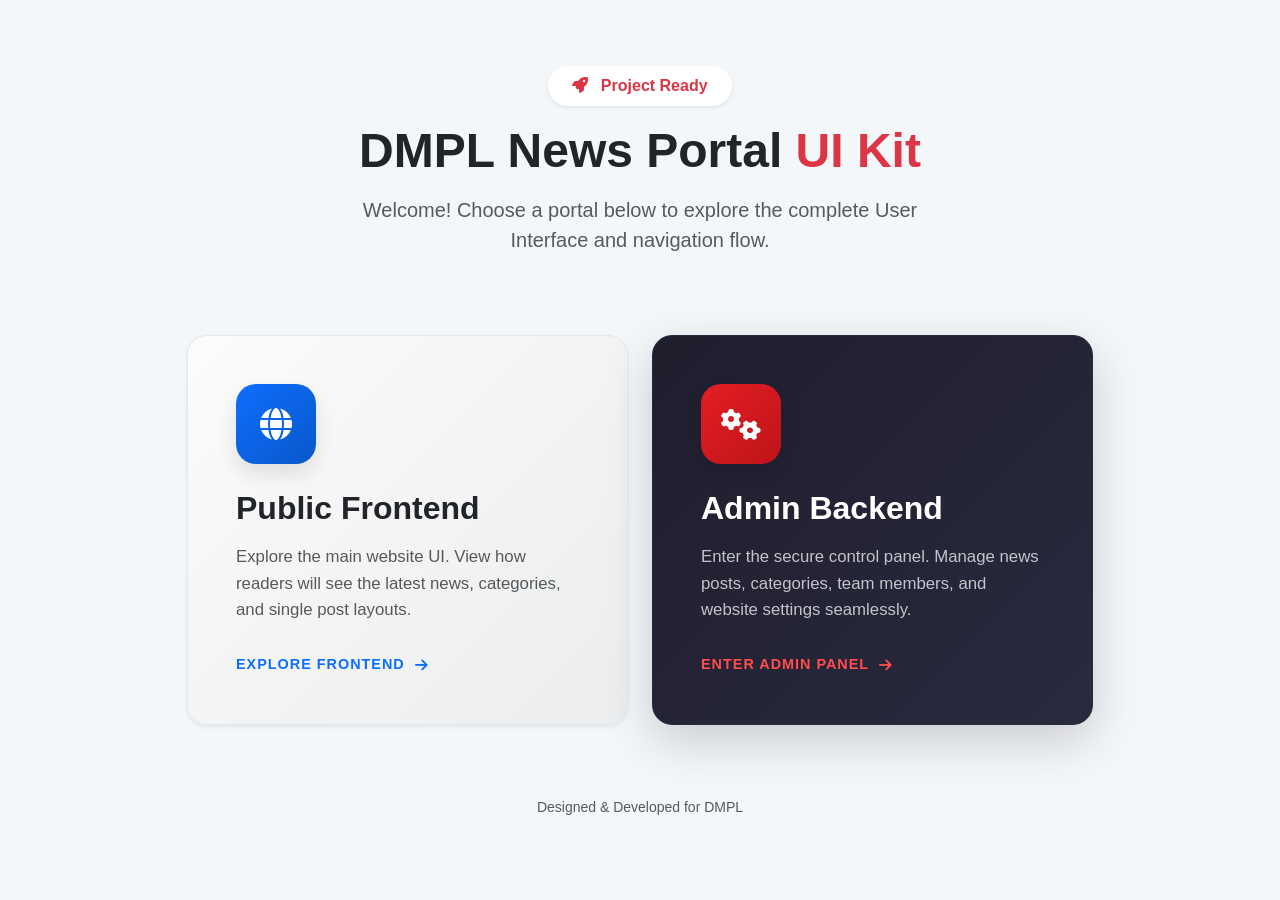
<file: showcase.html>
<!DOCTYPE html>
<html lang="hi">
<head>
    <meta charset="utf-8">
    <meta name="viewport" content="width=device-width, initial-scale=1.0">
    <title>DMPL - Project Showcase</title>
    
    <link href="https://cdn.jsdelivr.net/npm/bootstrap@5.3.2/dist/css/bootstrap.min.css" rel="stylesheet">
    <link rel="stylesheet" href="https://cdnjs.cloudflare.com/ajax/libs/font-awesome/6.5.1/css/all.min.css">
    
    <style>
        body {
            background-color: #f4f7fa;
            font-family: 'Segoe UI', Tahoma, Geneva, Verdana, sans-serif;
        }

        /* --- Showcase Container --- */
        .showcase-wrapper {
            min-height: 100vh;
            display: flex;
            flex-direction: column;
            justify-content: center;
            padding: 40px 0;
        }

        /* --- Big Cards Styling --- */
        .demo-card {
            border-radius: 20px;
            overflow: hidden;
            border: none;
            transition: all 0.4s cubic-bezier(0.175, 0.885, 0.32, 1.275);
            text-decoration: none;
            display: block;
            position: relative;
        }

        .demo-card:hover {
            transform: translateY(-10px);
            box-shadow: 0 20px 40px rgba(0,0,0,0.15);
        }

        /* Frontend Card Gradients */
        .card-frontend {
            background: linear-gradient(135deg, #fdfbfb 0%, #ebedee 100%);
            border: 1px solid #e2e8f0;
        }
        .icon-box-frontend {
            background: linear-gradient(135deg, #0d6efd 0%, #0a58ca 100%);
            color: white;
        }

        /* Backend Card Gradients */
        .card-backend {
            background: linear-gradient(135deg, #1e1e2d 0%, #2a2a3f 100%);
            color: white;
            border: 1px solid #2a2a3f;
        }
        .icon-box-backend {
            background: linear-gradient(135deg, #e31e25 0%, #bd1419 100%); /* DMPL Red */
            color: white;
        }

        /* Shared Icon Box Settings */
        .icon-box {
            width: 80px;
            height: 80px;
            border-radius: 20px;
            display: flex;
            align-items: center;
            justify-content: center;
            font-size: 2rem;
            margin-bottom: 25px;
            box-shadow: 0 10px 20px rgba(0,0,0,0.1);
        }

        .action-text {
            font-weight: 700;
            text-transform: uppercase;
            letter-spacing: 1px;
            font-size: 0.9rem;
            margin-top: 30px;
            display: inline-flex;
            align-items: center;
            gap: 10px;
        }
        
        /* Arrow Animation on Hover */
        .demo-card:hover .action-text i {
            transform: translateX(5px);
            transition: transform 0.3s ease;
        }
    </style>
</head>
<body>

    <div class="showcase-wrapper">
        <div class="container">
            
            <div class="text-center mb-5 pb-3">
                <div class="d-inline-block bg-white px-4 py-2 rounded-pill shadow-sm mb-3">
                    <span class="text-danger fw-bold"><i class="fas fa-rocket me-2"></i> Project Ready</span>
                </div>
                <h1 class="display-5 fw-bold text-dark mb-3">DMPL News Portal <span class="text-danger">UI Kit</span></h1>
                <p class="text-muted lead mx-auto" style="max-width: 600px;">
                    Welcome! Choose a portal below to explore the complete User Interface and navigation flow.
                </p>
            </div>

            <div class="row g-4 justify-content-center max-w-1000 mx-auto">
                
                <div class="col-md-6 col-lg-5">
                    <a href="index.html" class="demo-card card-frontend h-100 shadow-sm p-4 p-lg-5">
                        <div class="icon-box icon-box-frontend">
                            <i class="fas fa-globe"></i>
                        </div>
                        <h2 class="fw-bold text-dark mb-3">Public Frontend</h2>
                        <p class="text-muted mb-0" style="font-size: 1.05rem; line-height: 1.6;">
                            Explore the main website UI. View how readers will see the latest news, categories, and single post layouts.
                        </p>
                        <div class="action-text text-primary">
                            Explore Frontend <i class="fas fa-arrow-right"></i>
                        </div>
                    </a>
                </div>

                <div class="col-md-6 col-lg-5">
                    <a href="./Backend Ui/admin.html" class="demo-card card-backend h-100 shadow-lg p-4 p-lg-5">
                        <div class="icon-box icon-box-backend">
                            <i class="fas fa-cogs"></i>
                        </div>
                        <h2 class="fw-bold text-white mb-3">Admin Backend</h2>
                        <p class="text-light opacity-75 mb-0" style="font-size: 1.05rem; line-height: 1.6;">
                            Enter the secure control panel. Manage news posts, categories, team members, and website settings seamlessly.
                        </p>
                        <div class="action-text text-danger" style="color: #ff4d4d !important;">
                            Enter Admin Panel <i class="fas fa-arrow-right"></i>
                        </div>
                    </a>
                </div>

            </div>
            
            <div class="text-center mt-5 pt-4">
                <p class="text-muted small">Designed & Developed for DMPL</p>
            </div>

        </div>
    </div>

    <script src="https://cdn.jsdelivr.net/npm/bootstrap@5.3.2/dist/js/bootstrap.bundle.min.js"></script>
</body>
</html>
</file>
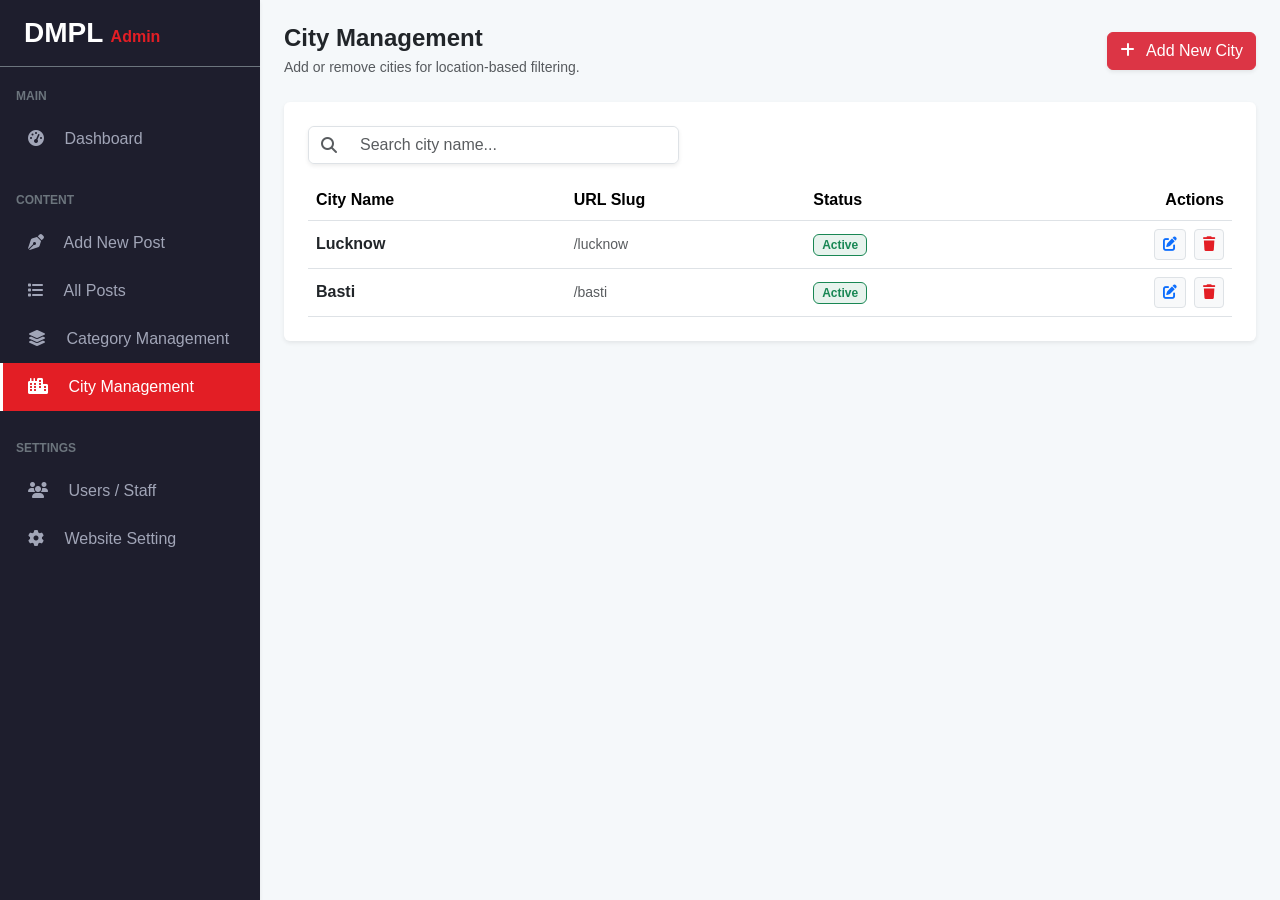
<file: Backend Ui/admin-cities.html>
<!DOCTYPE html>
<html lang="hi">
<head>
    <meta charset="utf-8">
    <meta name="viewport" content="width=device-width, initial-scale=1.0">
    <title>Admin - Manage Cities</title>
    
    <link href="https://cdn.jsdelivr.net/npm/bootstrap@5.3.2/dist/css/bootstrap.min.css" rel="stylesheet">
    <link rel="stylesheet" href="https://cdnjs.cloudflare.com/ajax/libs/font-awesome/6.5.1/css/all.min.css">
    <link href="admin-style.css" rel="stylesheet">
</head>
<body class="bg-light">

    <div class="admin-wrapper d-flex">
        
        <!-- SIDEBAR (Dummy Sidebar just for context) -->
        <aside class="admin-sidebar bg-dark text-white shadow-sm" id="sidebar">
            <div class="sidebar-header d-flex align-items-center justify-content-between px-4 py-3 border-bottom border-secondary">
                <h3 class="fw-bold m-0 text-white">DMPL <span class="text-danger fs-6">Admin</span></h3>
                <button class="btn btn-link text-white d-md-none p-0" id="closeSidebar">
                    <i class="fas fa-times fs-4"></i>
                </button>
            </div>
            
            <div class="sidebar-menu py-3 custom-scrollbar">
                <ul class="nav flex-column">
                    <li class="nav-item px-3 mb-2">
                        <small class="text-uppercase text-secondary fw-bold" style="font-size: 0.75rem;">Main</small>
                    </li>
                    <li class="nav-item">
                        <a href="admin.html" class="nav-link"><i class="fas fa-tachometer-alt me-3"></i> <span>Dashboard</span></a>
                    </li>
                    
                    <li class="nav-item px-3 mt-4 mb-2">
                        <small class="text-uppercase text-secondary fw-bold" style="font-size: 0.75rem;">Content</small>
                    </li>
                    <li class="nav-item">
                        <a href="add-new-post.html" class="nav-link"><i class="fas fa-pen-nib me-3"></i> Add New Post</a>
                    </li>
                    <li class="nav-item">
                        <a href="all-post.html" class="nav-link"><i class="fas fa-list me-3"></i> All Posts</a>
                    </li>
                    <li class="nav-item">
                        <a href="categories.html" class="nav-link"><i class="fas fa-layer-group me-3"></i> Category Management</a>
                    </li>
                    <li class="nav-item">
                        <a href="admin-cities.html" class="nav-link active"><i class="fas fa-city me-3"></i> City Management</a>
                    </li>

                    <li class="nav-item px-3 mt-4 mb-2">
                        <small class="text-uppercase text-secondary fw-bold" style="font-size: 0.75rem;">Settings</small>
                    </li>
                    <li class="nav-item">
                        <a href="user.html" class="nav-link"><i class="fas fa-users me-3"></i> Users / Staff</a>
                    </li>
                    <li class="nav-item">
                        <a href="setting.html" class="nav-link"><i class="fas fa-cog me-3"></i> Website Setting</a>
                    </li>
                </ul>
            </div>
        </aside>

        <!-- MAIN CONTENT -->
        <div class="admin-main flex-grow-1 p-4">
            
            <div class="d-flex justify-content-between align-items-center mb-4">
                <div>
                    <h4 class="fw-bold m-0 text-dark">City Management</h4>
                    <p class="text-muted small m-0 mt-1">Add or remove cities for location-based filtering.</p>
                </div>
                <!-- Add New City Button -->
                <button class="btn btn-danger shadow-sm fw-medium" data-bs-toggle="modal" data-bs-target="#cityModal" onclick="resetForm()">
                    <i class="fas fa-plus me-2"></i> Add New City
                </button>
            </div>

            <div class="card border-0 shadow-sm bg-white">
                <div class="card-body p-4">
                    
                    <div class="row mb-3">
                        <div class="col-md-5">
                            <div class="input-group shadow-sm border rounded">
                                <span class="input-group-text bg-white border-0"><i class="fas fa-search text-muted"></i></span>
                                <input type="text" class="form-control border-0 shadow-none" placeholder="Search city name...">
                            </div>
                        </div>
                    </div>

                    <div class="table-responsive">
                        <table class="table table-hover align-middle mb-0">
                            <thead class="bg-light">
                                <tr>
                                    <th>City Name</th>
                                    <th>URL Slug</th>
                                    <th>Status</th>
                                    <th class="text-end">Actions</th>
                                </tr>
                            </thead>
                            <tbody>
                                <!-- City 1 -->
                                <tr>
                                    <td>
                                        <div class="fw-bold text-dark">Lucknow</div>
                                    </td>
                                    <td><span class="text-muted small">/lucknow</span></td>
                                    <td><span class="badge bg-success bg-opacity-10 text-success border border-success">Active</span></td>
                                    <td class="text-end">
                                        <button class="btn btn-sm btn-light text-primary border me-1" title="Edit" data-bs-toggle="modal" data-bs-target="#cityModal"><i class="fas fa-edit"></i></button>
                                        <button class="btn btn-sm btn-light text-danger border" title="Delete"><i class="fas fa-trash"></i></button>
                                    </td>
                                </tr>
                                <!-- City 2 -->
                                <tr>
                                    <td>
                                        <div class="fw-bold text-dark">Basti</div>
                                    </td>
                                    <td><span class="text-muted small">/basti</span></td>
                                    <td><span class="badge bg-success bg-opacity-10 text-success border border-success">Active</span></td>
                                    <td class="text-end">
                                        <button class="btn btn-sm btn-light text-primary border me-1" title="Edit" data-bs-toggle="modal" data-bs-target="#cityModal"><i class="fas fa-edit"></i></button>
                                        <button class="btn btn-sm btn-light text-danger border" title="Delete"><i class="fas fa-trash"></i></button>
                                    </td>
                                </tr>
                            </tbody>
                        </table>
                    </div>
                </div>
            </div>

        </div>
    </div>

    <!-- ADD / EDIT CITY MODAL -->
    <div class="modal fade" id="cityModal" tabindex="-1">
        <div class="modal-dialog modal-dialog-centered">
            <div class="modal-content border-0 shadow-lg">
                <div class="modal-header bg-light border-bottom-0">
                    <h5 class="modal-title fw-bold">Add New City</h5>
                    <button type="button" class="btn-close shadow-none" data-bs-dismiss="modal"></button>
                </div>
                <div class="modal-body p-4">
                    <!-- BACKEND DEV WILL USE THIS FORM -->
                    <form id="cityForm">
                        <div class="mb-3">
                            <label class="form-label fw-medium small">City Name <span class="text-danger">*</span></label>
                            <input type="text" class="form-control shadow-none" placeholder="e.g. Gorakhpur" required>
                        </div>
                        <div class="mb-3">
                            <label class="form-label fw-medium small">URL Slug <span class="text-danger">*</span></label>
                            <input type="text" class="form-control shadow-none bg-light" placeholder="e.g. gorakhpur" readonly>
                            <div class="form-text" style="font-size: 0.75rem;">Slug is auto-generated for SEO.</div>
                        </div>
                        <div class="mb-4">
                            <label class="form-label fw-medium small">Status</label>
                            <select class="form-select shadow-none">
                                <option value="Active">Active</option>
                                <option value="Inactive">Inactive</option>
                            </select>
                        </div>
                        
                        <div class="d-flex gap-2 justify-content-end border-top pt-3">
                            <button type="button" class="btn btn-light border" data-bs-dismiss="modal">Cancel</button>
                            <button type="submit" class="btn btn-danger fw-bold px-4">Save City</button>
                        </div>
                    </form>
                </div>
            </div>
        </div>
    </div>

    <script src="https://cdn.jsdelivr.net/npm/bootstrap@5.3.2/dist/js/bootstrap.bundle.min.js"></script>
    <script>
        function resetForm() {
            document.getElementById('cityForm').reset();
        }
    </script>
</body>
</html>
</file>
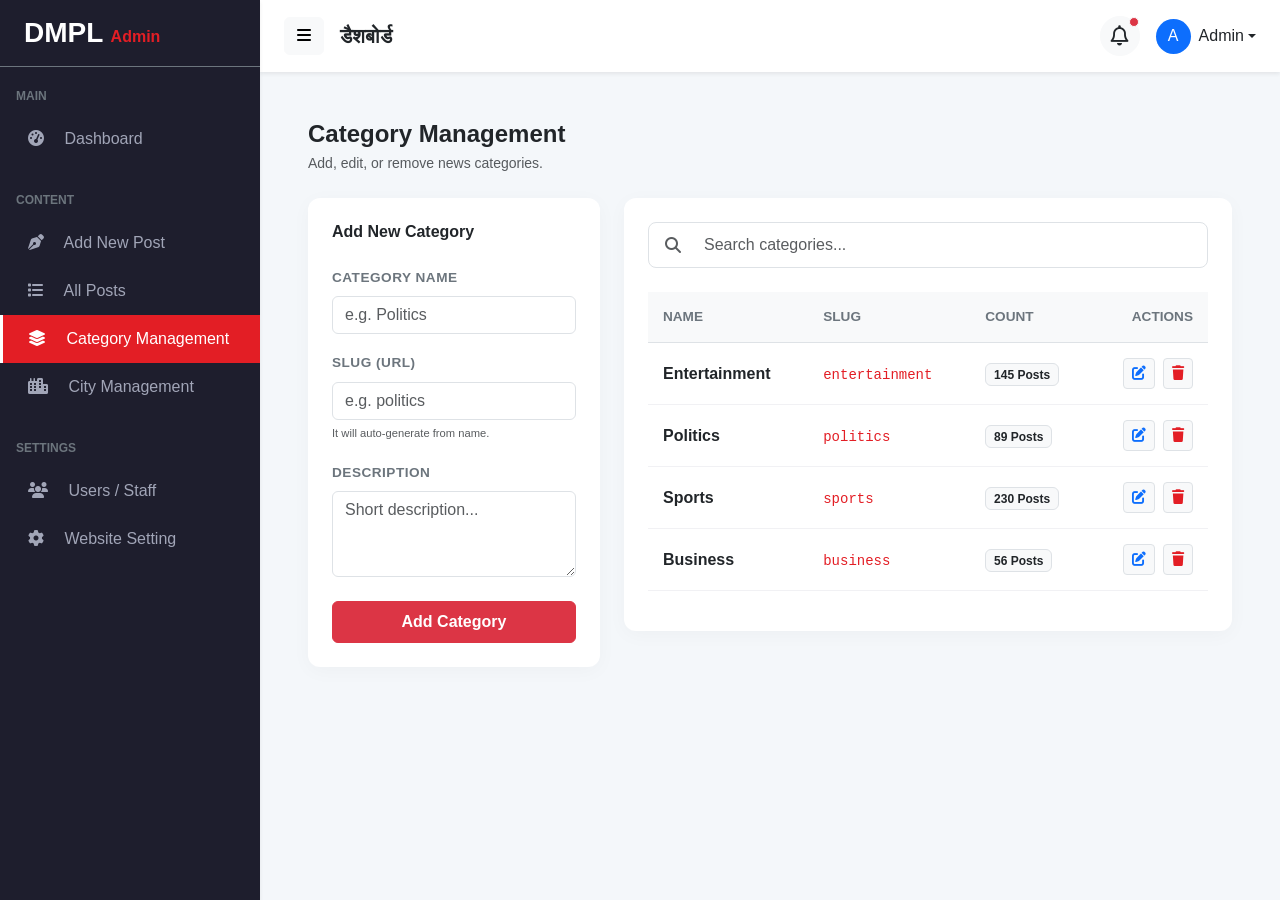
<file: Backend Ui/categories.html>
<!DOCTYPE html>
<html lang="hi">
<head>
    <meta charset="utf-8">
    <meta name="viewport" content="width=device-width, initial-scale=1.0">
    <title>DMPL Admin - Category Management</title>
    
    <link href="https://cdn.jsdelivr.net/npm/bootstrap@5.3.2/dist/css/bootstrap.min.css" rel="stylesheet">
    <link rel="stylesheet" href="https://cdnjs.cloudflare.com/ajax/libs/font-awesome/6.5.1/css/all.min.css">
    
    <link href="admin-style.css" rel="stylesheet">
    
    <style>
        /* --- Category Specific Premium UI --- */
        .admin-main { background-color: #f4f7fa; }
        
        .card {
            border-radius: 12px;
            border: none;
            box-shadow: 0 4px 20px rgba(0, 0, 0, 0.03) !important;
        }

        .form-label {
            font-size: 0.85rem;
            text-transform: uppercase;
            letter-spacing: 0.5px;
            font-weight: 600;
            color: #6c757d;
        }

        /* --- Table Styling --- */
        #categoryTable th {
            background-color: #f8f9fa;
            font-size: 0.85rem;
            font-weight: 600;
            text-transform: uppercase;
            color: #6c757d;
            padding: 15px;
        }
        
        #categoryTable td {
            vertical-align: middle;
            padding: 15px;
            border-bottom: 1px solid #f1f1f4;
        }

        /* --- Hover Effect --- */
        #categoryTable tbody tr { transition: all 0.2s ease; }
        #categoryTable tbody tr:hover {
            background-color: #fff;
            transform: translateY(-1px);
            box-shadow: 0 5px 15px rgba(0,0,0,0.04);
        }

        .hover-success:hover { background-color: #198754 !important; color: #fff !important; }
        .hover-danger:hover { background-color: #dc3545 !important; color: #fff !important; }
    </style>
</head>
<body class="bg-light">

    <div class="admin-wrapper d-flex">
        
        <aside class="admin-sidebar bg-dark text-white shadow-sm" id="sidebar">
            <div class="sidebar-header d-flex align-items-center justify-content-between px-4 py-3 border-bottom border-secondary">
                <h3 class="fw-bold m-0 text-white">DMPL <span class="text-danger fs-6">Admin</span></h3>
                <button class="btn btn-link text-white d-md-none p-0" id="closeSidebar">
                    <i class="fas fa-times fs-4"></i>
                </button>
            </div>
            
            <div class="sidebar-menu py-3 custom-scrollbar">
                <ul class="nav flex-column">
                    <li class="nav-item px-3 mb-2">
                        <small class="text-uppercase text-secondary fw-bold" style="font-size: 0.75rem;">Main</small>
                    </li>
                    <li class="nav-item">
                        <a href="admin.html" class="nav-link"><i class="fas fa-tachometer-alt me-3"></i> Dashboard</a>
                    </li>
                    
                    <li class="nav-item px-3 mt-4 mb-2">
                        <small class="text-uppercase text-secondary fw-bold" style="font-size: 0.75rem;">Content</small>
                    </li>
                    <li class="nav-item">
                        <a href="add-new-post.html" class="nav-link"><i class="fas fa-pen-nib me-3"></i> Add New Post</a>
                    </li>
                    <li class="nav-item">
                        <a href="all-post.html" class="nav-link"><i class="fas fa-list me-3"></i> All Posts</a>
                    </li>
                    <li class="nav-item">
                        <a href="/categories.html" class="nav-link active"><i class="fas fa-layer-group me-3"></i> Category Management</a>
                    </li>
                    <li class="nav-item">
                        <a href="admin-cities.html" class="nav-link"><i class="fas fa-city me-3"></i> City Management</a>
                    </li>

                    <li class="nav-item px-3 mt-4 mb-2">
                        <small class="text-uppercase text-secondary fw-bold" style="font-size: 0.75rem;">Settings</small>
                    </li>
                    <li class="nav-item">
                        <a href="user.html" class="nav-link"><i class="fas fa-users me-3"></i> Users / Staff</a>
                    </li>
                    <li class="nav-item">
                        <a href="setting.html" class="nav-link"><i class="fas fa-cog me-3"></i> Website Setting</a>
                    </li>
                </ul>
            </div>
        </aside>

        <div class="admin-main flex-grow-1 d-flex flex-column" id="main-content">
            
            <header class="admin-topbar bg-white shadow-sm px-4 py-3 d-flex align-items-center justify-content-between sticky-top">
                <div class="d-flex align-items-center">
                    <button class="btn btn-light me-3 shadow-none" id="toggleSidebar">
                        <i class="fas fa-bars"></i>
                    </button>
                    <h5 class="m-0 fw-bold d-none d-sm-block text-dark">डैशबोर्ड</h5>
                </div>
                
                <div class="d-flex align-items-center gap-3">
                    <button class="btn btn-light position-relative rounded-circle d-flex justify-content-center align-items-center shadow-none" style="width: 40px; height: 40px;">
                        <i class="far fa-bell fs-5 text-dark"></i>
                        <span class="position-absolute top-0 start-100 translate-middle p-1 bg-danger border border-light rounded-circle" style="margin-top: 5px; margin-left: -5px;"></span>
                    </button>
                    
                    <div class="dropdown">
                        <a href="#" class="d-flex align-items-center text-decoration-none text-dark dropdown-toggle" data-bs-toggle="dropdown">
                            <div class="bg-primary text-white rounded-circle d-flex justify-content-center align-items-center me-2" style="width: 35px; height: 35px;">
                                A
                            </div>
                            <span class="d-none d-md-block fw-medium">Admin</span>
                        </a>
                        <ul class="dropdown-menu dropdown-menu-end shadow border-0 mt-2">
                            <li><a class="dropdown-item" href="#"><i class="far fa-user me-2"></i> प्रोफाइल</a></li>
                            <li><hr class="dropdown-divider"></li>
                            <li><a class="dropdown-item text-danger" href="#"><i class="fas fa-sign-out-alt me-2"></i> लॉग आउट</a></li>
                        </ul>
                    </div>
                </div>
            </header>

            <div class="admin-body p-4 p-md-5 flex-grow-1 custom-scrollbar">
                
                <div class="mb-4">
                    <h4 class="fw-bold m-0 text-dark">Category Management</h4>
                    <p class="text-muted small m-0 mt-1">Add, edit, or remove news categories.</p>
                </div>

                <div class="row g-4">
                    <div class="col-lg-4">
                        <div class="card bg-white border-0">
                            <div class="card-body p-4">
                                <h6 class="fw-bold mb-4">Add New Category</h6>
                                <form id="categoryForm">
                                    <input type="hidden" id="catId">
                                    <div class="mb-3">
                                        <label class="form-label">Category Name</label>
                                        <input type="text" id="catName" class="form-control shadow-none" placeholder="e.g. Politics" required>
                                    </div>
                                    <div class="mb-3">
                                        <label class="form-label">Slug (URL)</label>
                                        <input type="text" id="catSlug" class="form-control shadow-none text-muted" placeholder="e.g. politics" readonly>
                                        <small class="text-muted" style="font-size: 0.7rem;">It will auto-generate from name.</small>
                                    </div>
                                    <div class="mb-4">
                                        <label class="form-label">Description</label>
                                        <textarea id="catDesc" class="form-control shadow-none" rows="3" placeholder="Short description..."></textarea>
                                    </div>
                                    <button type="submit" id="saveBtn" class="btn btn-danger w-100 fw-bold py-2">Add Category</button>
                                    <button type="button" id="cancelEdit" class="btn btn-light border w-100 mt-2 d-none">Cancel Edit</button>
                                </form>
                            </div>
                        </div>
                    </div>

                    <div class="col-lg-8">
                        <div class="card bg-white border-0">
                            <div class="card-body p-4">
                                <div class="mb-4">
                                    <div class="input-group border rounded-3 p-1">
                                        <span class="input-group-text bg-transparent border-0"><i class="fas fa-search text-muted"></i></span>
                                        <input type="text" id="catSearch" class="form-control border-0 shadow-none bg-transparent" placeholder="Search categories...">
                                    </div>
                                </div>

                                <div class="table-responsive">
                                    <table class="table align-middle" id="categoryTable">
                                        <thead>
                                            <tr>
                                                <th>Name</th>
                                                <th>Slug</th>
                                                <th>Count</th>
                                                <th class="text-end">Actions</th>
                                            </tr>
                                        </thead>
                                        <tbody id="catTableBody">
                                            </tbody>
                                    </table>
                                </div>
                            </div>
                        </div>
                    </div>
                </div>

            </div>
        </div>
    </div>

    <script src="https://cdn.jsdelivr.net/npm/bootstrap@5.3.2/dist/js/bootstrap.bundle.min.js"></script>
    <script>
        // --- Dummy Data ---
        let categories = [
            { id: 1, name: "Entertainment", slug: "entertainment", count: 145 },
            { id: 2, name: "Politics", slug: "politics", count: 89 },
            { id: 3, name: "Sports", slug: "sports", count: 230 },
            { id: 4, name: "Business", slug: "business", count: 56 }
        ];

        const catTableBody = document.getElementById('catTableBody');
        const catForm = document.getElementById('categoryForm');
        const catNameInput = document.getElementById('catName');
        const catSlugInput = document.getElementById('catSlug');
        const cancelEdit = document.getElementById('cancelEdit');

        // --- Slug Auto-generation ---
        catNameInput.addEventListener('input', (e) => {
            catSlugInput.value = e.target.value.toLowerCase().replace(/ /g, '-').replace(/[^\w-]+/g, '');
        });

        // --- Render Table ---
        function renderCategories(filter = '') {
            catTableBody.innerHTML = '';
            const filtered = categories.filter(c => c.name.toLowerCase().includes(filter.toLowerCase()));

            filtered.forEach(cat => {
                catTableBody.innerHTML += `
                    <tr>
                        <td><span class="fw-bold text-dark">${cat.name}</span></td>
                        <td><code class="text-danger small">${cat.slug}</code></td>
                        <td><span class="badge bg-light text-dark border">${cat.count} Posts</span></td>
                        <td class="text-end">
                            <button class="btn btn-sm btn-light border text-primary me-1 hover-success" onclick="editCat(${cat.id})"><i class="fas fa-edit"></i></button>
                            <button class="btn btn-sm btn-light border text-danger hover-danger" onclick="deleteCat(${cat.id})"><i class="fas fa-trash"></i></button>
                        </td>
                    </tr>
                `;
            });
        }

        // --- Add/Update Logic ---
        catForm.addEventListener('submit', (e) => {
            e.preventDefault();
            const id = document.getElementById('catId').value;
            const newCat = {
                id: id ? parseInt(id) : Date.now(),
                name: catNameInput.value,
                slug: catSlugInput.value,
                count: id ? categories.find(c => c.id === parseInt(id)).count : 0
            };

            if(id) {
                const index = categories.findIndex(c => c.id === parseInt(id));
                categories[index] = newCat;
                resetForm();
            } else {
                categories.unshift(newCat);
                catForm.reset();
            }
            renderCategories();
        });

        // --- Action Functions ---
        window.editCat = (id) => {
            const cat = categories.find(c => c.id === id);
            document.getElementById('catId').value = cat.id;
            catNameInput.value = cat.name;
            catSlugInput.value = cat.slug;
            document.getElementById('saveBtn').innerText = 'Update Category';
            cancelEdit.classList.remove('d-none');
        };

        window.deleteCat = (id) => {
            if(confirm('Delete this category?')) {
                categories = categories.filter(c => c.id !== id);
                renderCategories();
            }
        };

        function resetForm() {
            catForm.reset();
            document.getElementById('catId').value = '';
            document.getElementById('saveBtn').innerText = 'Add Category';
            cancelEdit.classList.add('d-none');
        }

        cancelEdit.onclick = resetForm;
        document.getElementById('catSearch').oninput = (e) => renderCategories(e.target.value);

        // --- Init ---
        renderCategories();
    </script>

    <script src="https://cdn.jsdelivr.net/npm/bootstrap@5.3.2/dist/js/bootstrap.bundle.min.js"></script>
    <script src="admin-script.js"></script>
</body>
</html>
</file>
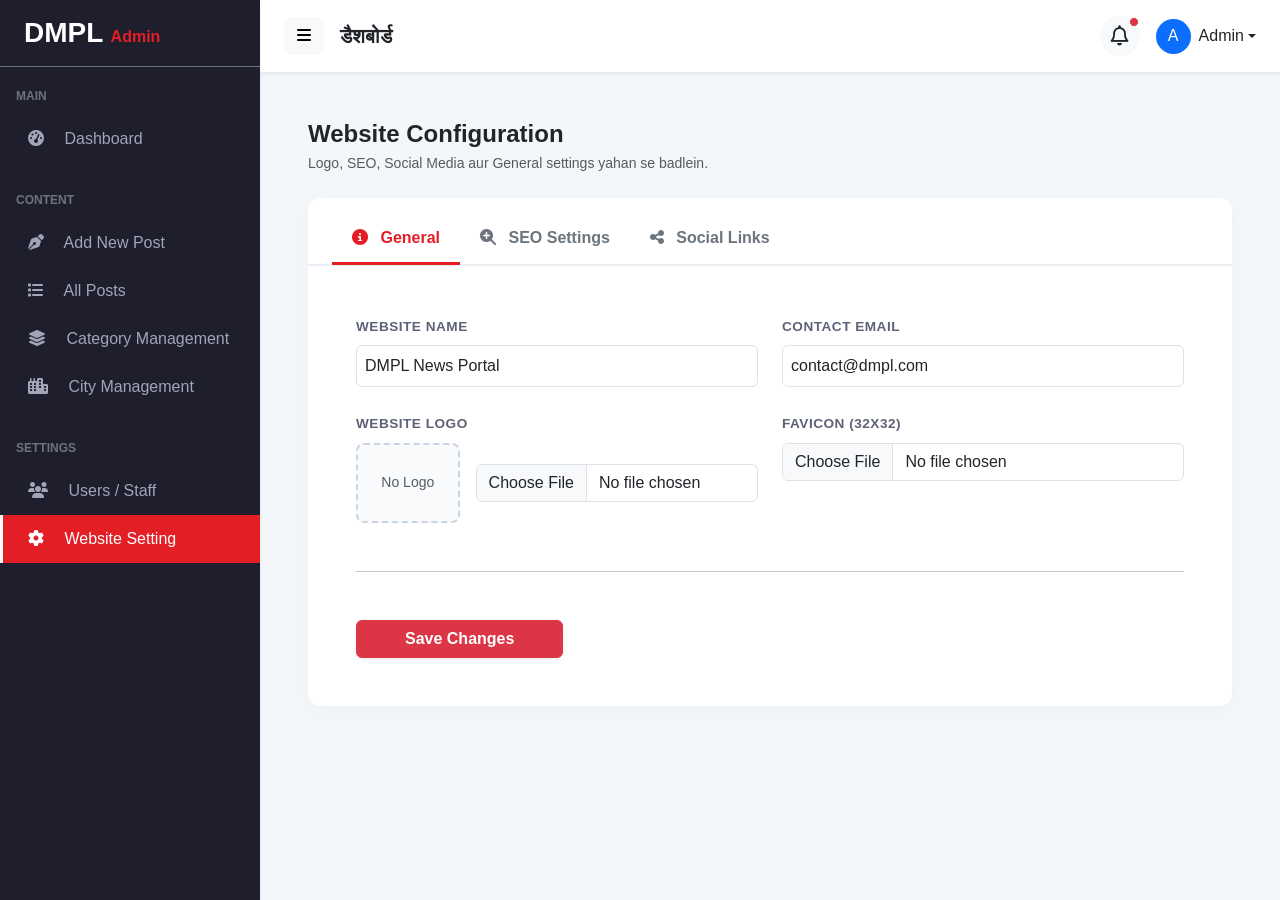
<file: Backend Ui/setting.html>
<!DOCTYPE html>
<html lang="hi">
<head>
    <meta charset="utf-8">
    <meta name="viewport" content="width=device-width, initial-scale=1.0">
    <title>DMPL Admin - Website Settings</title>
    
    <link href="https://cdn.jsdelivr.net/npm/bootstrap@5.3.2/dist/css/bootstrap.min.css" rel="stylesheet">
    <link rel="stylesheet" href="https://cdnjs.cloudflare.com/ajax/libs/font-awesome/6.5.1/css/all.min.css">
    
    <link href="admin-style.css" rel="stylesheet">
    
    <style>
        
        /* --- Settings Page Premium UI --- */
        .admin-main { background-color: #f4f7fa; }
        
        .card {
            border-radius: 12px;
            border: none;
            box-shadow: 0 4px 20px rgba(0, 0, 0, 0.03) !important;
        }

        /* --- Tabs Styling --- */
        .nav-tabs { border-bottom: 2px solid #ebeef2; }
        .nav-tabs .nav-link {
            border: none;
            color: #6c757d;
            font-weight: 600;
            padding: 12px 20px;
            transition: all 0.3s ease;
        }
        .nav-tabs .nav-link.active {
            color: #e31e25; /* DMPL Red */
            background: transparent;
            border-bottom: 3px solid #e31e25;
        }

        .form-label {
            font-size: 0.85rem;
            text-transform: uppercase;
            letter-spacing: 0.5px;
            font-weight: 700;
            color: #5e6278;
            margin-bottom: 8px;
        }

        /* --- Logo Preview Box --- */
        .logo-preview {
            width: 150px;
            height: 80px;
            border: 2px dashed #cbd5e1;
            display: flex;
            align-items: center;
            justify-content: center;
            border-radius: 8px;
            background: #f8fafc;
            overflow: hidden;
        }

        .social-icon-addon {
            width: 45px;
            display: flex;
            justify-content: center;
            align-items: center;
            background: #f1f5f9;
            border: 1px solid #dee2e6;
            border-right: none;
            border-radius: 8px 0 0 8px;
        }
    </style>
</head>
<body class="bg-light">

    <div class="admin-wrapper d-flex">
        
        <aside class="admin-sidebar bg-dark text-white shadow-sm" id="sidebar">
            <div class="sidebar-header d-flex align-items-center justify-content-between px-4 py-3 border-bottom border-secondary">
                <h3 class="fw-bold m-0 text-white">DMPL <span class="text-danger fs-6">Admin</span></h3>
                <button class="btn btn-link text-white d-md-none p-0" id="closeSidebar">
                    <i class="fas fa-times fs-4"></i>
                </button>
            </div>
            
            <div class="sidebar-menu py-3 custom-scrollbar">
                <ul class="nav flex-column">
                    <li class="nav-item px-3 mb-2">
                        <small class="text-uppercase text-secondary fw-bold" style="font-size: 0.75rem;">Main</small>
                    </li>
                    <li class="nav-item">
                        <a href="admin.html" class="nav-link"><i class="fas fa-tachometer-alt me-3"></i> Dashboard</a>
                    </li>
                    
                    <li class="nav-item px-3 mt-4 mb-2">
                        <small class="text-uppercase text-secondary fw-bold" style="font-size: 0.75rem;">Content</small>
                    </li>
                    <li class="nav-item">
                        <a href="add-new-post.html" class="nav-link"><i class="fas fa-pen-nib me-3"></i> Add New Post</a>
                    </li>
                    <li class="nav-item">
                        <a href="all-post.html" class="nav-link"><i class="fas fa-list me-3"></i> All Posts</a>
                    </li>
                    <li class="nav-item">
                        <a href="categories.html" class="nav-link"><i class="fas fa-layer-group me-3"></i> Category Management</a>
                    </li>
                    
                    <li class="nav-item">
                        <a href="admin-cities.html" class="nav-link"><i class="fas fa-city me-3"></i> City Management</a>
                    </li>

                    <li class="nav-item px-3 mt-4 mb-2">
                        <small class="text-uppercase text-secondary fw-bold" style="font-size: 0.75rem;">Settings</small>
                    </li>
                    <li class="nav-item">
                        <a href="user.html" class="nav-link"><i class="fas fa-users me-3"></i> Users / Staff</a>
                    </li>
                    <li class="nav-item">
                        <a href="setting.html" class="nav-link active"><i class="fas fa-cog me-3"></i> Website Setting</a>
                    </li>
                </ul>
            </div>
        </aside>

        <div class="admin-main flex-grow-1 d-flex flex-column" id="main-content">
            
            <header class="admin-topbar bg-white shadow-sm px-4 py-3 d-flex align-items-center justify-content-between sticky-top">
                <div class="d-flex align-items-center">
                    <button class="btn btn-light me-3 shadow-none" id="toggleSidebar">
                        <i class="fas fa-bars"></i>
                    </button>
                    <h5 class="m-0 fw-bold d-none d-sm-block text-dark">डैशबोर्ड</h5>
                </div>
                
                <div class="d-flex align-items-center gap-3">
                    <button class="btn btn-light position-relative rounded-circle d-flex justify-content-center align-items-center shadow-none" style="width: 40px; height: 40px;">
                        <i class="far fa-bell fs-5 text-dark"></i>
                        <span class="position-absolute top-0 start-100 translate-middle p-1 bg-danger border border-light rounded-circle" style="margin-top: 5px; margin-left: -5px;"></span>
                    </button>
                    
                    <div class="dropdown">
                        <a href="#" class="d-flex align-items-center text-decoration-none text-dark dropdown-toggle" data-bs-toggle="dropdown">
                            <div class="bg-primary text-white rounded-circle d-flex justify-content-center align-items-center me-2" style="width: 35px; height: 35px;">
                                A
                            </div>
                            <span class="d-none d-md-block fw-medium">Admin</span>
                        </a>
                        <ul class="dropdown-menu dropdown-menu-end shadow border-0 mt-2">
                            <li><a class="dropdown-item" href="#"><i class="far fa-user me-2"></i> प्रोफाइल</a></li>
                            <li><hr class="dropdown-divider"></li>
                            <li><a class="dropdown-item text-danger" href="#"><i class="fas fa-sign-out-alt me-2"></i> लॉग आउट</a></li>
                        </ul>
                    </div>
                </div>
            </header>

            <div class="admin-body p-4 p-md-5 flex-grow-1 custom-scrollbar">
                
                <div class="mb-4">
                    <h4 class="fw-bold m-0 text-dark">Website Configuration</h4>
                    <p class="text-muted small m-0 mt-1">Logo, SEO, Social Media aur General settings yahan se badlein.</p>
                </div>

                <div class="card bg-white border-0 shadow-sm">
                    <div class="card-body p-0">
                        <ul class="nav nav-tabs px-4 pt-3" id="settingsTab" role="tablist">
                            <li class="nav-item">
                                <button class="nav-link active" data-bs-toggle="tab" data-bs-target="#general" type="button"><i class="fas fa-info-circle me-2"></i> General</button>
                            </li>
                            <li class="nav-item">
                                <button class="nav-link" data-bs-toggle="tab" data-bs-target="#seo" type="button"><i class="fas fa-search-plus me-2"></i> SEO Settings</button>
                            </li>
                            <li class="nav-item">
                                <button class="nav-link" data-bs-toggle="tab" data-bs-target="#social" type="button"><i class="fas fa-share-alt me-2"></i> Social Links</button>
                            </li>
                        </ul>

                        <div class="tab-content p-4 p-md-5" id="settingsTabContent">
                            
                            <div class="tab-pane fade show active" id="general">
                                <form action="#" id="generalSettingsForm">
                                    <div class="row g-4">
                                        <div class="col-md-6">
                                            <label class="form-label">Website Name</label>
                                            <input type="text" class="form-control shadow-none p-2" value="DMPL News Portal">
                                        </div>
                                        <div class="col-md-6">
                                            <label class="form-label">Contact Email</label>
                                            <input type="email" class="form-control shadow-none p-2" value="contact@dmpl.com">
                                        </div>
                                        <div class="col-md-6">
                                            <label class="form-label">Website Logo</label>
                                            <div class="d-flex align-items-center gap-3">
                                                <div class="logo-preview">
                                                    <span class="text-muted small">No Logo</span>
                                                </div>
                                                <input type="file" class="form-control shadow-none">
                                            </div>
                                        </div>
                                        <div class="col-md-6">
                                            <label class="form-label">Favicon (32x32)</label>
                                            <input type="file" class="form-control shadow-none">
                                        </div>
                                    </div>
                                    <hr class="my-5">
                                    <button class="btn btn-danger px-5 fw-bold shadow-sm">Save Changes</button>
                                </form>
                            </div>

                            <div class="tab-pane fade" id="seo">
                                <form action="#">
                                    <div class="mb-4">
                                        <label class="form-label">Meta Title</label>
                                        <input type="text" class="form-control shadow-none p-2" placeholder="Website main title for Google">
                                    </div>
                                    <div class="mb-4">
                                        <label class="form-label">Meta Keywords</label>
                                        <textarea class="form-control shadow-none" rows="2" placeholder="news, dmpl, basti news, hindi news"></textarea>
                                    </div>
                                    <div class="mb-4">
                                        <label class="form-label">Meta Description</label>
                                        <textarea class="form-control shadow-none" rows="4" placeholder="Briefly describe your website..."></textarea>
                                    </div>
                                    <button class="btn btn-danger px-5 fw-bold shadow-sm">Update SEO</button>
                                </form>
                            </div>

                            <div class="tab-pane fade" id="social">
                                <div class="row g-4">
                                    <div class="col-md-6">
                                        <label class="form-label">Facebook URL</label>
                                        <div class="d-flex">
                                            <div class="social-icon-addon text-primary"><i class="fab fa-facebook-f"></i></div>
                                            <input type="url" class="form-control shadow-none rounded-start-0" placeholder="https://facebook.com/dmpl">
                                        </div>
                                    </div>
                                    <div class="col-md-6">
                                        <label class="form-label">Twitter (X) URL</label>
                                        <div class="d-flex">
                                            <div class="social-icon-addon text-dark"><i class="fab fa-x-twitter"></i></div>
                                            <input type="url" class="form-control shadow-none rounded-start-0" placeholder="https://twitter.com/dmpl">
                                        </div>
                                    </div>
                                    <div class="col-md-6">
                                        <label class="form-label">Instagram URL</label>
                                        <div class="d-flex">
                                            <div class="social-icon-addon text-danger"><i class="fab fa-instagram"></i></div>
                                            <input type="url" class="form-control shadow-none rounded-start-0" placeholder="https://instagram.com/dmpl">
                                        </div>
                                    </div>
                                    <div class="col-md-6">
                                        <label class="form-label">YouTube Channel</label>
                                        <div class="d-flex">
                                            <div class="social-icon-addon text-danger"><i class="fab fa-youtube"></i></div>
                                            <input type="url" class="form-control shadow-none rounded-start-0" placeholder="https://youtube.com/dmpl">
                                        </div>
                                    </div>
                                </div>
                                <hr class="my-5">
                                <button class="btn btn-danger px-5 fw-bold shadow-sm">Save Social Links</button>
                            </div>

                        </div>
                    </div>
                </div>

            </div>
        </div>
    </div>

    <script src="https://cdn.jsdelivr.net/npm/bootstrap@5.3.2/dist/js/bootstrap.bundle.min.js"></script>
    <script src="admin-script.js"></script>
</body>
</html>
</file>
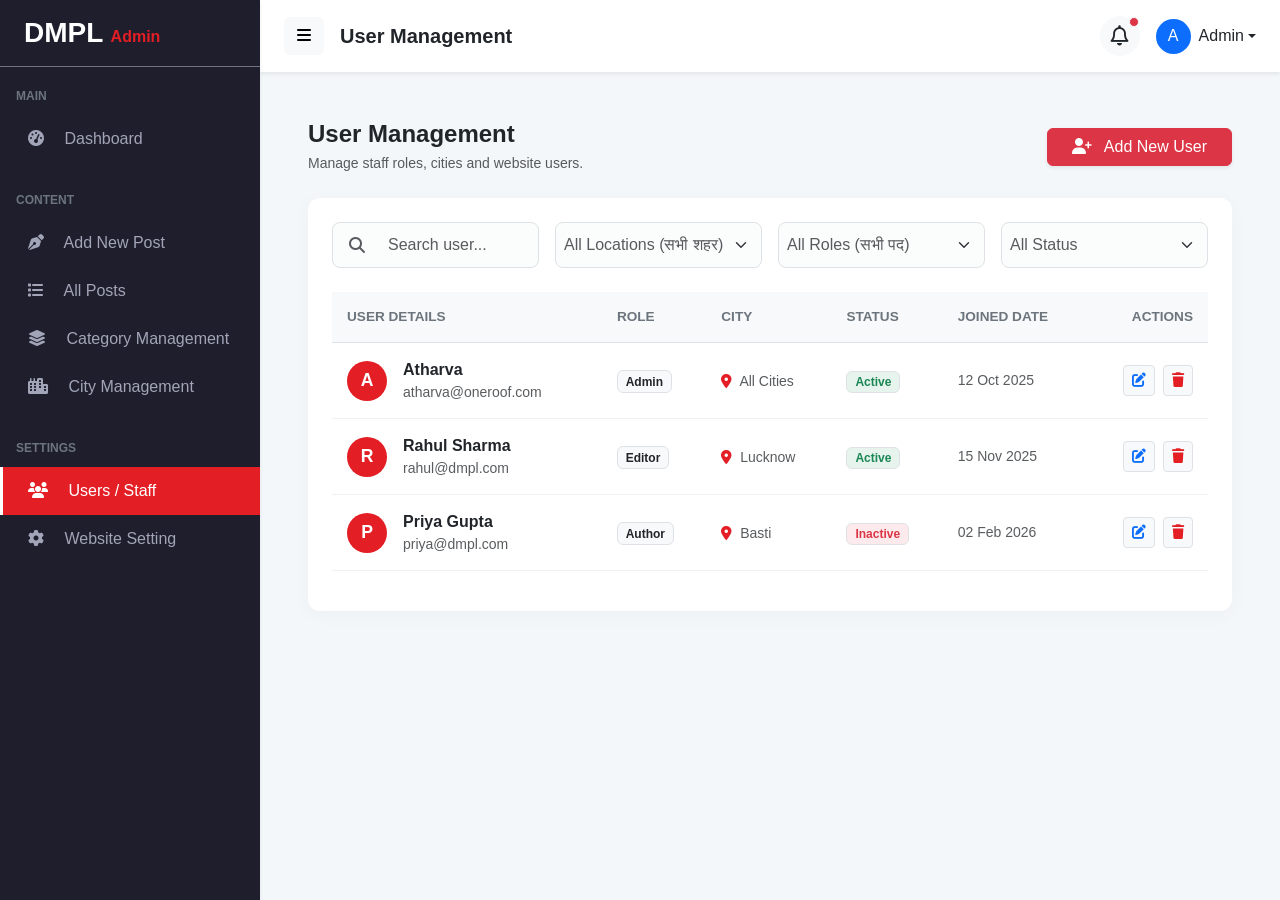
<file: Backend Ui/user.html>
<!DOCTYPE html>
<html lang="hi">
<head>
    <meta charset="utf-8">
    <meta name="viewport" content="width=device-width, initial-scale=1.0">
    <title>DMPL Admin - Users Management</title>
    
    <link href="https://cdn.jsdelivr.net/npm/bootstrap@5.3.2/dist/css/bootstrap.min.css" rel="stylesheet">
    <link rel="stylesheet" href="https://cdnjs.cloudflare.com/ajax/libs/font-awesome/6.5.1/css/all.min.css">
    
    <link href="admin-style.css" rel="stylesheet">
    
    <style>
        /* --- Users Page Premium UI --- */
        .admin-main { background-color: #f4f7fa; }
        
        .card {
            border-radius: 12px;
            border: none;
            box-shadow: 0 4px 20px rgba(0, 0, 0, 0.03) !important;
        }

        /* --- User Table Styling --- */
        #userTable th {
            background-color: #f8f9fa;
            font-size: 0.85rem;
            font-weight: 600;
            text-transform: uppercase;
            color: #6c757d;
            padding: 15px;
        }
        
        #userTable td {
            vertical-align: middle;
            padding: 15px;
            border-bottom: 1px solid #f1f1f4;
        }

        /* --- Avatar Styling --- */
        .avatar-circle {
            width: 40px;
            height: 40px;
            background-color: #e31e25;
            color: white;
            border-radius: 50%;
            display: flex;
            align-items: center;
            justify-content: center;
            font-weight: bold;
            font-size: 1.1rem;
            text-transform: uppercase;
        }

        /* --- Status Badges --- */
        .bg-success-light { background-color: rgba(25, 135, 84, 0.1); color: #198754; font-weight: 600; }
        .bg-danger-light { background-color: rgba(220, 53, 69, 0.1); color: #dc3545; font-weight: 600; }

        /* --- Row Hover --- */
        #userTable tbody tr { transition: all 0.2s ease; }
        #userTable tbody tr:hover {
            background-color: #fff;
            transform: translateY(-1px);
            box-shadow: 0 5px 15px rgba(0,0,0,0.04);
        }

        .hover-success:hover { background-color: #198754 !important; color: #fff !important; }
        .hover-danger:hover { background-color: #dc3545 !important; color: #fff !important; }
    </style>
</head>
<body class="bg-light">

    <div class="admin-wrapper d-flex">
        
        <aside class="admin-sidebar bg-dark text-white shadow-sm" id="sidebar">
            <div class="sidebar-header d-flex align-items-center justify-content-between px-4 py-3 border-bottom border-secondary">
                <h3 class="fw-bold m-0 text-white">DMPL <span class="text-danger fs-6">Admin</span></h3>
                <button class="btn btn-link text-white d-md-none p-0" id="closeSidebar">
                    <i class="fas fa-times fs-4"></i>
                </button>
            </div>
            
            <div class="sidebar-menu py-3 custom-scrollbar">
                <ul class="nav flex-column">
                    <li class="nav-item px-3 mb-2"><small class="text-uppercase text-secondary fw-bold" style="font-size: 0.75rem;">Main</small></li>
                    <li class="nav-item"><a href="admin.html" class="nav-link"><i class="fas fa-tachometer-alt me-3"></i> Dashboard</a></li>
                    
                    <li class="nav-item px-3 mt-4 mb-2"><small class="text-uppercase text-secondary fw-bold" style="font-size: 0.75rem;">Content</small></li>
                    <li class="nav-item"><a href="add-new-post.html" class="nav-link"><i class="fas fa-pen-nib me-3"></i> Add New Post</a></li>
                    <li class="nav-item"><a href="all-post.html" class="nav-link"><i class="fas fa-list me-3"></i> All Posts</a></li>
                    <li class="nav-item"><a href="categories.html" class="nav-link"><i class="fas fa-layer-group me-3"></i> Category Management</a></li>
                    <li class="nav-item"><a href="admin-cities.html" class="nav-link"><i class="fas fa-city me-3"></i> City Management</a></li>

                    <li class="nav-item px-3 mt-4 mb-2"><small class="text-uppercase text-secondary fw-bold" style="font-size: 0.75rem;">Settings</small></li>
                    <li class="nav-item"><a href="user.html" class="nav-link active"><i class="fas fa-users me-3"></i> Users / Staff</a></li>
                    <li class="nav-item"><a href="setting.html" class="nav-link"><i class="fas fa-cog me-3"></i> Website Setting</a></li>
                </ul>
            </div>
        </aside>

        <div class="admin-main flex-grow-1 d-flex flex-column" id="main-content">
            
            <header class="admin-topbar bg-white shadow-sm px-4 py-3 d-flex align-items-center justify-content-between sticky-top">
                <div class="d-flex align-items-center">
                    <button class="btn btn-light me-3 shadow-none" id="toggleSidebar">
                        <i class="fas fa-bars"></i>
                    </button>
                    <h5 class="m-0 fw-bold d-none d-sm-block text-dark">User Management</h5>
                </div>
                
                <div class="d-flex align-items-center gap-3">
                    <button class="btn btn-light position-relative rounded-circle d-flex justify-content-center align-items-center shadow-none" style="width: 40px; height: 40px;">
                        <i class="far fa-bell fs-5 text-dark"></i>
                        <span class="position-absolute top-0 start-100 translate-middle p-1 bg-danger border border-light rounded-circle" style="margin-top: 5px; margin-left: -5px;"></span>
                    </button>
                    
                    <div class="dropdown">
                        <a href="#" class="d-flex align-items-center text-decoration-none text-dark dropdown-toggle" data-bs-toggle="dropdown">
                            <div class="bg-primary text-white rounded-circle d-flex justify-content-center align-items-center me-2" style="width: 35px; height: 35px;">A</div>
                            <span class="d-none d-md-block fw-medium">Admin</span>
                        </a>
                        <ul class="dropdown-menu dropdown-menu-end shadow border-0 mt-2">
                            <li><a class="dropdown-item" href="#"><i class="far fa-user me-2"></i> प्रोफाइल</a></li>
                            <li><hr class="dropdown-divider"></li>
                            <li><a class="dropdown-item text-danger" href="#"><i class="fas fa-sign-out-alt me-2"></i> लॉग आउट</a></li>
                        </ul>
                    </div>
                </div>
            </header>

            <div class="admin-body p-4 p-md-5 flex-grow-1 custom-scrollbar">
                
                <div class="d-flex flex-column flex-md-row justify-content-between align-items-md-center mb-4 gap-3">
                    <div>
                        <h4 class="fw-bold m-0 text-dark">User Management</h4>
                        <p class="text-muted small m-0 mt-1">Manage staff roles, cities and website users.</p>
                    </div>
                    <button class="btn btn-danger shadow-sm fw-medium px-4" data-bs-toggle="modal" data-bs-target="#userModal" onclick="resetForm()">
                        <i class="fas fa-user-plus me-2"></i> Add New User
                    </button>
                </div>

                <div class="card bg-white border-0">
                    <div class="card-body p-4">
                        
                        <!-- UPDATED FILTER SECTION WITH CITY FILTER -->
                        <div class="row mb-4 g-3">
                            <div class="col-lg-3 col-md-6">
                                <div class="input-group border rounded-3 p-1 h-100 bg-light bg-opacity-50">
                                    <span class="input-group-text bg-transparent border-0"><i class="fas fa-search text-muted"></i></span>
                                    <input type="text" id="userSearch" class="form-control border-0 shadow-none bg-transparent" placeholder="Search user...">
                                </div>
                            </div>
                            <!-- NEW CITY FILTER -->
                            <div class="col-lg-3 col-md-6">
                                <select id="filterCity" class="form-select border rounded-3 shadow-none p-2 text-muted fw-medium bg-light bg-opacity-50 h-100">
                                    <option value="All">All Locations (सभी शहर)</option>
                                    <option value="All Cities">Head Office (All Cities)</option>
                                    <option value="Lucknow">Lucknow</option>
                                    <option value="Basti">Basti</option>
                                    <option value="Gorakhpur">Gorakhpur</option>
                                </select>
                            </div>
                            <div class="col-lg-3 col-md-6">
                                <select id="filterRole" class="form-select border rounded-3 shadow-none p-2 text-muted fw-medium bg-light bg-opacity-50 h-100">
                                    <option value="All">All Roles (सभी पद)</option>
                                    <option value="Admin">Admin</option>
                                    <option value="Editor">Editor</option>
                                    <option value="Author">Author</option>
                                </select>
                            </div>
                            <div class="col-lg-3 col-md-6">
                                <select id="filterStatus" class="form-select border rounded-3 shadow-none p-2 text-muted fw-medium bg-light bg-opacity-50 h-100">
                                    <option value="All">All Status</option>
                                    <option value="Active">Active</option>
                                    <option value="Inactive">Inactive</option>
                                </select>
                            </div>
                        </div>
                        <!-- END UPDATED FILTER SECTION -->

                        <div class="table-responsive">
                            <table class="table align-middle" id="userTable">
                                <thead>
                                    <tr>
                                        <th>User Details</th>
                                        <th>Role</th>
                                        <th>City</th> 
                                        <th>Status</th>
                                        <th>Joined Date</th>
                                        <th class="text-end">Actions</th>
                                    </tr>
                                </thead>
                                <tbody id="userTableBody"></tbody>
                            </table>
                        </div>

                    </div>
                </div>

            </div>
        </div>
    </div>

    <!-- ADD/EDIT USER MODAL -->
    <div class="modal fade" id="userModal" tabindex="-1">
        <div class="modal-dialog modal-dialog-centered">
            <div class="modal-content border-0 shadow-lg">
                <div class="modal-header bg-light">
                    <h5 class="modal-title fw-bold" id="userModalLabel">Add New User</h5>
                    <button type="button" class="btn-close shadow-none" data-bs-dismiss="modal"></button>
                </div>
                <div class="modal-body p-4">
                    <form id="userForm">
                        <input type="hidden" id="userId">
                        
                        <div class="mb-3">
                            <label class="form-label small fw-bold">Full Name <span class="text-danger">*</span></label>
                            <input type="text" id="userName" class="form-control shadow-none" required placeholder="Enter full name">
                        </div>
                        
                        <div class="mb-3">
                            <label class="form-label small fw-bold">Email Address <span class="text-danger">*</span></label>
                            <input type="email" id="userEmail" class="form-control shadow-none" required placeholder="email@example.com">
                        </div>

                        <div class="mb-3">
                            <label class="form-label small fw-bold">Assign City <span class="text-danger">*</span></label>
                            <select id="userCity" class="form-select shadow-none border-secondary-subtle" required>
                                <option value="">Select City</option>
                                <option value="All Cities">All Cities (Head Office/Admin)</option>
                                <option value="Lucknow">Lucknow</option>
                                <option value="Basti">Basti</option>
                                <option value="Gorakhpur">Gorakhpur</option>
                            </select>
                            <div class="form-text mt-1" style="font-size: 0.75rem;">
                                * For reporters, assign a specific city. For Admins, select 'All Cities'.
                            </div>
                        </div>
                        
                        <div class="row mb-4">
                            <div class="col-md-6">
                                <label class="form-label small fw-bold">Role</label>
                                <select id="userRole" class="form-select shadow-none">
                                    <option value="Admin">Admin</option>
                                    <option value="Editor">Editor</option>
                                    <option value="Author">Author</option>
                                </select>
                            </div>
                            <div class="col-md-6 mt-3 mt-md-0">
                                <label class="form-label small fw-bold">Status</label>
                                <select id="userStatus" class="form-select shadow-none">
                                    <option value="Active">Active</option>
                                    <option value="Inactive">Inactive</option>
                                </select>
                            </div>
                        </div>
                        
                        <button type="submit" class="btn btn-danger w-100 fw-bold py-2">Save User Details</button>
                    </form>
                </div>
            </div>
        </div>
    </div>

    <script>
        let users = [
            { id: 1, name: "Atharva", email: "atharva@oneroof.com", role: "Admin", city: "All Cities", status: "Active", date: "12 Oct 2025" },
            { id: 2, name: "Rahul Sharma", email: "rahul@dmpl.com", role: "Editor", city: "Lucknow", status: "Active", date: "15 Nov 2025" },
            { id: 3, name: "Priya Gupta", email: "priya@dmpl.com", role: "Author", city: "Basti", status: "Inactive", date: "02 Feb 2026" }
        ];

        const userTableBody = document.getElementById('userTableBody');
        const userForm = document.getElementById('userForm');

        function applyFilters() {
            const searchTerm = document.getElementById('userSearch').value.toLowerCase();
            const roleTerm = document.getElementById('filterRole').value;
            const statusTerm = document.getElementById('filterStatus').value;
            const cityTerm = document.getElementById('filterCity').value; // Get City Filter Value

            const filtered = users.filter(u => {
                const matchSearch = u.name.toLowerCase().includes(searchTerm) || u.email.toLowerCase().includes(searchTerm);
                const matchRole = roleTerm === 'All' || u.role === roleTerm;
                const matchStatus = statusTerm === 'All' || u.status === statusTerm;
                const matchCity = cityTerm === 'All' || u.city === cityTerm; // Match City Logic
                
                return matchSearch && matchRole && matchStatus && matchCity;
            });
            renderUsers(filtered);
        }

        function renderUsers(dataToRender = users) {
            userTableBody.innerHTML = '';
            if(dataToRender.length === 0) {
                userTableBody.innerHTML = `<tr><td colspan="6" class="text-center text-muted py-5">No matching users found!</td></tr>`;
                return;
            }
            dataToRender.forEach(u => {
                const statusClass = u.status === 'Active' ? 'bg-success-light' : 'bg-danger-light';
                userTableBody.innerHTML += `
                    <tr>
                        <td>
                            <div class="d-flex align-items-center">
                                <div class="avatar-circle me-3">${u.name.charAt(0)}</div>
                                <div><div class="fw-bold text-dark">${u.name}</div><div class="small text-muted">${u.email}</div></div>
                            </div>
                        </td>
                        <td><span class="badge bg-light text-dark border">${u.role}</span></td>
                        <td><span class="text-muted small fw-medium"><i class="fas fa-map-marker-alt me-1 text-danger"></i> ${u.city}</span></td>
                        <td><span class="badge ${statusClass} border border-opacity-25 px-2 py-1">${u.status}</span></td>
                        <td class="small text-muted">${u.date}</td>
                        <td class="text-end">
                            <button class="btn btn-sm btn-light border text-primary me-1 hover-success" onclick="editUser(${u.id})"><i class="fas fa-edit"></i></button>
                            <button class="btn btn-sm btn-light border text-danger hover-danger" onclick="deleteUser(${u.id})"><i class="fas fa-trash"></i></button>
                        </td>
                    </tr>
                `;
            });
        }

        userForm.addEventListener('submit', (e) => {
            e.preventDefault();
            const id = document.getElementById('userId').value;
            const newUser = {
                id: id ? parseInt(id) : Date.now(),
                name: document.getElementById('userName').value,
                email: document.getElementById('userEmail').value,
                city: document.getElementById('userCity').value,
                role: document.getElementById('userRole').value,
                status: document.getElementById('userStatus').value,
                date: id ? users.find(u => u.id === parseInt(id)).date : "Just Now"
            };
            if(id) {
                const index = users.findIndex(u => u.id === parseInt(id));
                users[index] = newUser;
            } else {
                users.unshift(newUser);
            }
            bootstrap.Modal.getInstance(document.getElementById('userModal')).hide();
            applyFilters();
        });

        window.editUser = (id) => {
            const u = users.find(user => user.id === id);
            document.getElementById('userId').value = u.id;
            document.getElementById('userName').value = u.name;
            document.getElementById('userEmail').value = u.email;
            document.getElementById('userCity').value = u.city; 
            document.getElementById('userRole').value = u.role;
            document.getElementById('userStatus').value = u.status;
            document.getElementById('userModalLabel').innerText = 'Edit User Details';
            new bootstrap.Modal(document.getElementById('userModal')).show();
        };

        window.deleteUser = (id) => {
            if(confirm('Are you sure you want to delete this user?')) {
                users = users.filter(u => u.id !== id);
                applyFilters();
            }
        };

        window.resetForm = () => {
            userForm.reset();
            document.getElementById('userId').value = '';
            document.getElementById('userModalLabel').innerText = 'Add New User';
        };

        // Event Listeners for Filters
        document.getElementById('userSearch').addEventListener('input', applyFilters);
        document.getElementById('filterCity').addEventListener('change', applyFilters); // Added Listener
        document.getElementById('filterRole').addEventListener('change', applyFilters);
        document.getElementById('filterStatus').addEventListener('change', applyFilters);
        
        renderUsers();
    </script>
    <script src="https://cdn.jsdelivr.net/npm/bootstrap@5.3.2/dist/js/bootstrap.bundle.min.js"></script>
    <script src="admin-script.js"></script>
</body>
</html>
</file>
<file: Backend Ui/admin-style.css>
/* =========================================
   ADMIN PANEL STYLES
   ========================================= */
body, html {
    height: 100%;
    margin: 0;
    font-family: 'Inter', sans-serif;
    overflow: hidden; 
}

.admin-wrapper {
    height: 100vh;
    overflow: hidden;
    display: flex; /* Ensure d-flex is working */
}

/* Sidebar Styles */
.admin-sidebar {
    width: 260px;
    height: 100vh;
    transition: all 0.3s ease;
    display: flex;
    flex-direction: column;
    z-index: 1050;
    background-color: #1e1e2d !important;
    flex-shrink: 0; /* <--- SABSE ZAROORI: Isse sidebar auto-squeeze nahi hoga */
}

/* Sidebar Menu */
.sidebar-menu {
    flex-grow: 1;
    overflow-y: auto;
}

/* ... (Baki nav-link aur hover styles wahi rahenge jo aapne diye hain) ... */

.sidebar-menu .nav-link {
    color: #a1a5b7;
    padding: 12px 25px;
    font-weight: 500;
    transition: all 0.2s ease;
    border-left: 3px solid transparent;
    white-space: nowrap; /* Isse text line break nahi hoga */
}

.sidebar-menu .nav-link.active {
    color: #ffffff;
    background-color: #e31e25; 
    border-left-color: #ffffff;
}

/* ========================================================
   DESKTOP MINI SIDEBAR (ICONS ONLY) 
   ======================================================== */
@media (min-width: 768px) {
    .admin-sidebar.collapsed {
        width: 75px !important;
        min-width: 75px !important; /* Lock width when collapsed */
    }

    .admin-sidebar.collapsed .sidebar-header h3,
    .admin-sidebar.collapsed .nav-item small,
    .admin-sidebar.collapsed .nav-link span { /* Text ko hide karne ke liye */
        display: none !important;
    }

    .admin-sidebar.collapsed .nav-link {
        font-size: 0; 
        text-align: center;
        padding: 15px 0;
    }

    .admin-sidebar.collapsed .nav-link i {
        font-size: 1.25rem; 
        margin: 0 !important;
        display: inline-block;
        width: 100%;
    }

    .admin-sidebar.collapsed .sidebar-header {
        justify-content: center !important;
        padding: 15px 0 !important;
    }
}

/* ======================================================== */

/* Main Content Styles */
.admin-main {
    flex-grow: 1; /* Main content bachi hui saari jagah lega */
    min-width: 0;  /* Bahut important: Isse content sidebar ko dhakkal nahi payega */
    height: 100vh;
    overflow: hidden;
    background-color: #f5f8fa;
    display: flex;
    flex-direction: column;
}

.admin-body {
    overflow-y: auto;
    flex-grow: 1;
}

/* ... (Custom Scrollbar aur Responsive Adjustments wahi rahenge) ... */

/*
    ===================================================
        ADMIN INDEX INTERNAL CSS
    ===================================================
  */

  
/* Admin Stats Cards */
.admin-stat-card {
    transition: transform 0.2s ease, box-shadow 0.2s ease;
    border-radius: 12px;
}
.admin-stat-card:hover {
    transform: translateY(-3px);
    box-shadow: 0 10px 20px rgba(0,0,0,0.05) !important;
}

/* Icon Background Colors */
.icon-box {
    width: 45px;
    height: 45px;
    display: flex;
    align-items: center;
    justify-content: center;
    font-size: 1.2rem;
}
.bg-primary-light { background-color: rgba(13, 110, 253, 0.1); }
.bg-success-light { background-color: rgba(25, 135, 84, 0.1); }
.bg-warning-light { background-color: rgba(255, 193, 7, 0.1); }
.bg-danger-light { background-color: rgba(227, 30, 37, 0.1); } /* Red text color is custom DMPL red */
.text-danger { color: #e31e25 !important; }

/* Table Styles */
.admin-table th {
    font-weight: 600;
    text-transform: uppercase;
    font-size: 0.8rem;
    letter-spacing: 0.5px;
}
.admin-table td {
    vertical-align: middle;
    padding: 1rem 0.5rem;
}

/* =========================================
   ADD NEW POST
   ========================================= */
   
/* Featured Image Upload Box */
.border-dashed {
    border-style: dashed !important;
    border-color: #cbd5e1 !important;
}

.featured-img-box {
    transition: all 0.3s ease;
}

.featured-img-box:hover {
    background-color: #f1f5f9 !important;
    border-color: #94a3b8 !important;
}

/* Make Cursor Pointer for clickable items */
.cursor-pointer {
    cursor: pointer;
}

/* Tiny Custom Scrollbar for Category Box */
.category-scroll-box::-webkit-scrollbar { width: 4px; }
.category-scroll-box::-webkit-scrollbar-track { background: #f1f1f1; }
.category-scroll-box::-webkit-scrollbar-thumb { background: #cbd5e1; border-radius: 4px; }

/* =========================================
   MOBILE SIDEBAR RESPONSIVE FIX
   ========================================= */
@media (max-width: 768px) {
    .admin-sidebar {
        position: fixed !important;
        left: -260px !important; /* Sidebar default roop se screen ke bahar rahega */
        z-index: 1050 !important;
        box-shadow: 5px 0 15px rgba(0,0,0,0.2) !important;
    }
    
    .admin-sidebar.active {
        left: 0 !important; /* Hamburger dabane par andar aayega */
    }
}
</file>
